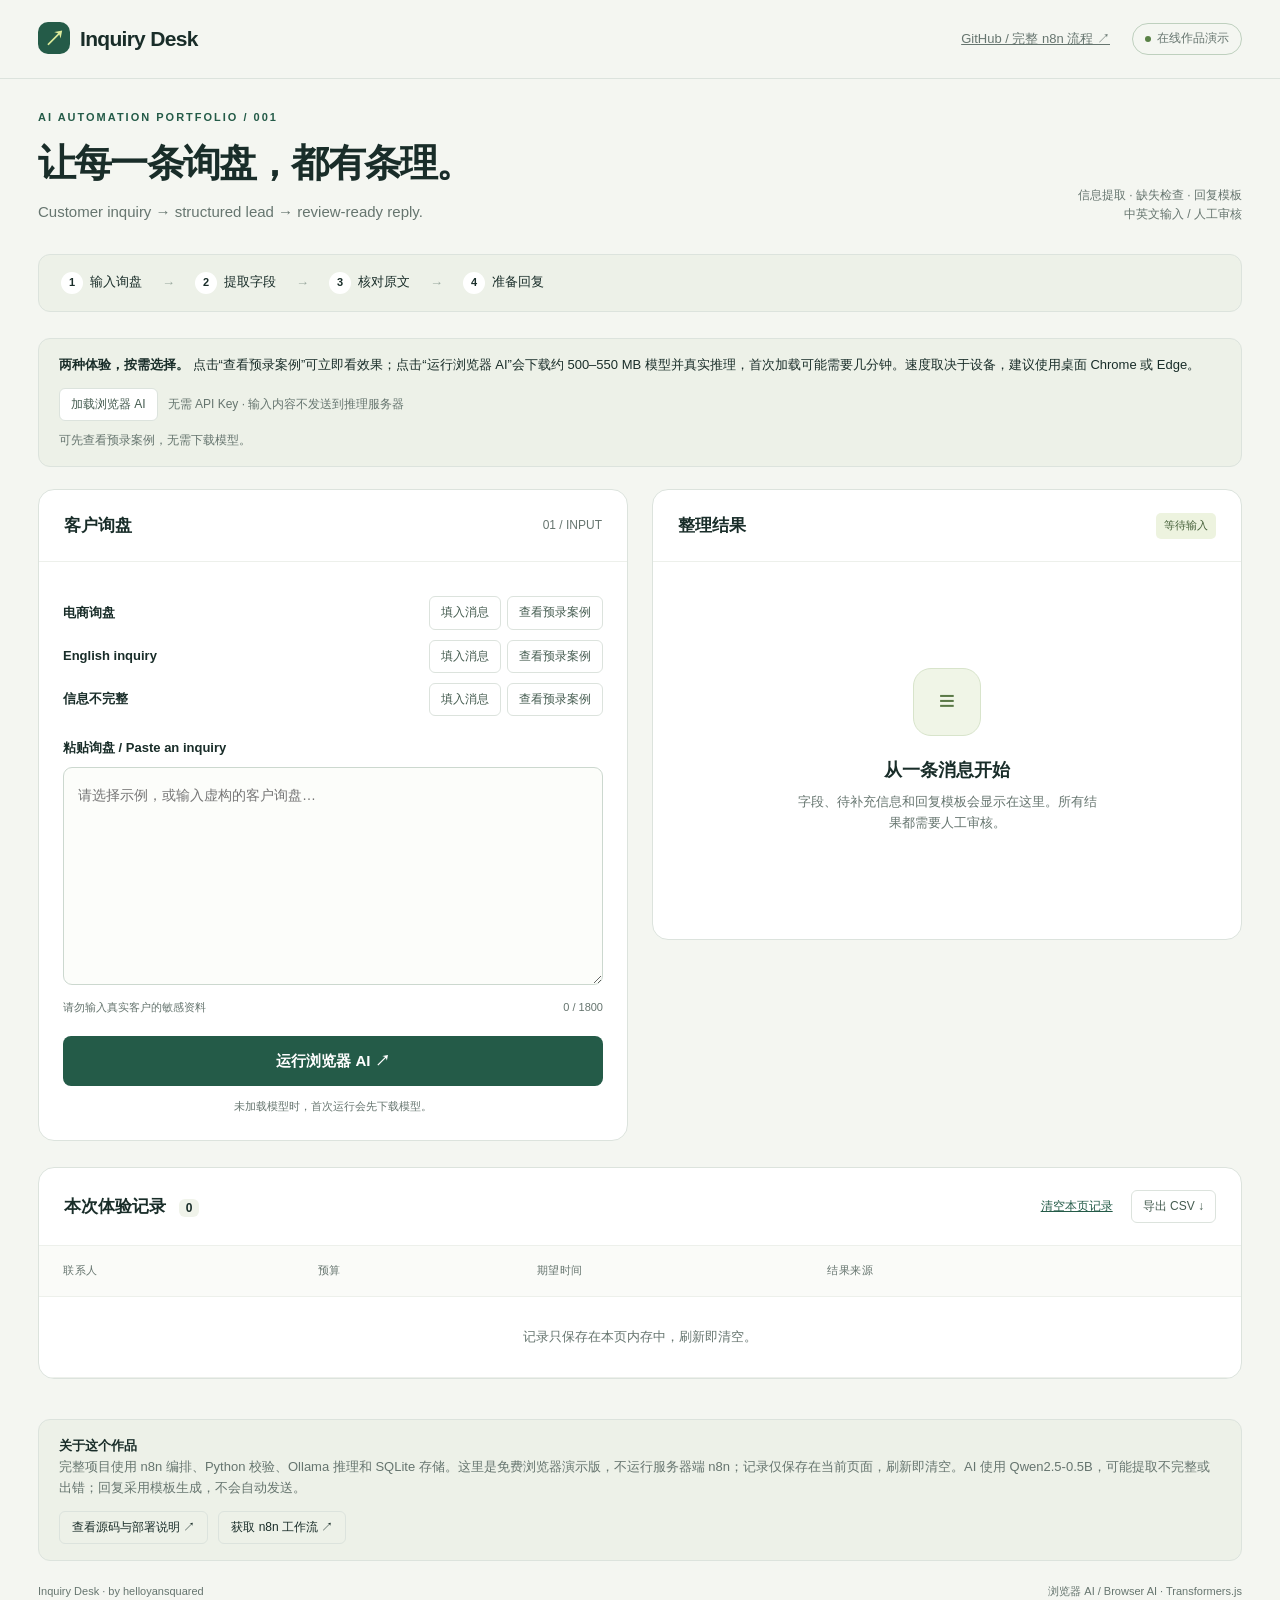
<file: hf-space/index.html>
<!doctype html>
<html lang="zh-CN"><head><meta charset="utf-8"><meta name="viewport" content="width=device-width, initial-scale=1"><meta name="description" content="An AI automation portfolio: customer inquiry extraction, validation and reply drafts. Try recorded examples or run AI in your browser."><title>Inquiry Desk · 在线作品演示</title><link rel="stylesheet" href="./style.css"></head>
<body><header><nav class="shell"><div class="brand"><i>↗</i>Inquiry Desk</div><div class="navright"><a href="https://github.com/helloyansquared/inquiry-desk-n8n-ai-automation" target="_blank" rel="noreferrer">GitHub / 完整 n8n 流程 ↗</a><span class="tag"><span class="dot"></span>在线作品演示</span></div></nav></header>
<main class="shell"><section class="hero"><div><div class="eyebrow">AI AUTOMATION PORTFOLIO / 001</div><h1>让每一条询盘，都有条理。</h1><p>Customer inquiry → structured lead → review-ready reply.</p></div><div class="hero-meta">信息提取 · 缺失检查 · 回复模板<br>中英文输入 / 人工审核</div></section>
<div class="flow"><span><b>1</b>输入询盘</span><em>→</em><span><b>2</b>提取字段</span><em>→</em><span><b>3</b>核对原文</span><em>→</em><span><b>4</b>准备回复</span></div>
<section class="notice"><strong>两种体验，按需选择。</strong> 点击“查看预录案例”可立即看效果；点击“运行浏览器 AI”会下载约 500–550 MB 模型并真实推理，首次加载可能需要几分钟。速度取决于设备，建议使用桌面 Chrome 或 Edge。<div class="model-actions"><button id="load" class="chip">加载浏览器 AI</button><button id="cancel" class="chip" hidden>停止加载 / 运行</button><span class="small">无需 API Key · 输入内容不发送到推理服务器</span></div><p id="status" class="status" role="status" aria-live="polite">可先查看预录案例，无需下载模型。</p></section>
<div class="grid"><section class="card"><div class="cardhead"><h2>客户询盘</h2><span class="small">01 / INPUT</span></div><div class="body"><div id="samples"></div><form id="form" style="margin-top:22px"><label for="message" class="label">粘贴询盘 / Paste an inquiry</label><textarea id="message" minlength="20" maxlength="1800" required placeholder="请选择示例，或输入虚构的客户询盘…"></textarea><div class="hint"><span>请勿输入真实客户的敏感资料</span><span id="chars">0 / 1800</span></div><button id="run" class="primary" type="submit">运行浏览器 AI ↗</button><p class="note">未加载模型时，首次运行会先下载模型。</p><div id="error" class="error" role="alert" hidden></div></form></div></section>
<section class="card" aria-live="polite"><div class="cardhead"><h2>整理结果</h2><span id="badge" class="badge">等待输入</span></div><div id="empty" class="empty"><div><div class="empty-icon">≡</div><h3>从一条消息开始</h3><p>字段、待补充信息和回复模板会显示在这里。所有结果都需要人工审核。</p></div></div><div id="result" class="body" hidden></div></section></div>
<section class="card records"><div class="cardhead"><h2>本次体验记录 <span id="count" class="counter">0</span></h2><div class="actions"><button id="clear" class="linkbtn">清空本页记录</button><button id="export" class="chip">导出 CSV ↓</button></div></div><div class="tablewrap"><table><thead><tr><th>联系人</th><th>预算</th><th>期望时间</th><th>结果来源</th><th></th></tr></thead><tbody id="rows"></tbody></table></div></section>
<section class="notice"><strong>关于这个作品</strong><p>完整项目使用 n8n 编排、Python 校验、Ollama 推理和 SQLite 存储。这里是免费浏览器演示版，不运行服务器端 n8n；记录仅保存在当前页面，刷新即清空。AI 使用 Qwen2.5-0.5B，可能提取不完整或出错；回复采用模板生成，不会自动发送。</p><div class="model-actions"><a class="export" href="https://github.com/helloyansquared/inquiry-desk-n8n-ai-automation" target="_blank" rel="noreferrer">查看源码与部署说明 ↗</a><a class="export" href="https://github.com/helloyansquared/inquiry-desk-n8n-ai-automation/blob/main/workflow.json" target="_blank" rel="noreferrer">获取 n8n 工作流 ↗</a></div></section>
<footer class="footer"><span>Inquiry Desk · by helloyansquared</span><span>浏览器 AI / Browser AI · Transformers.js</span></footer></main><script type="module" src="./app.js"></script></body></html>
</file>
<file: hf-space/style.css>
:root{--ink:#192d29;--muted:#66756f;--line:#dce3dd;--paper:#f4f6f1;--green:#245b48;--accent:#ddeb9c}*{box-sizing:border-box}body{margin:0;background:var(--paper);color:var(--ink);font:15px/1.6 "Segoe UI","Microsoft YaHei",sans-serif}button,input,textarea{font:inherit}button,a{ -webkit-tap-highlight-color:transparent}button{cursor:pointer}button:disabled{opacity:.55;cursor:wait}a{color:inherit}.shell{max-width:1360px;margin:auto;padding:0 38px}header{border-bottom:1px solid var(--line)}nav{height:78px;display:flex;align-items:center;justify-content:space-between}.brand{font-size:21px;font-weight:700;letter-spacing:-.7px}.brand i{display:inline-grid;place-items:center;background:var(--green);color:var(--accent);width:32px;height:32px;border-radius:10px;font-style:normal;margin-right:10px}.navright{display:flex;align-items:center;gap:22px;font-size:13px;color:var(--muted)}.tag{border:1px solid #bed0be;border-radius:30px;padding:5px 12px;font-size:12px}.dot{display:inline-block;background:#598146;width:6px;height:6px;border-radius:50%;margin-right:6px}.hero{display:flex;justify-content:space-between;align-items:flex-end;padding:44px 0 30px;gap:30px}.eyebrow{font-size:11px;letter-spacing:2px;color:var(--green);font-weight:700}h1{font-size:38px;letter-spacing:-1.8px;line-height:1.3;margin:12px 0}p{margin:0;color:var(--muted)}.hero-meta{font-size:12px;text-align:right;color:var(--muted);white-space:nowrap}.flow{display:flex;gap:12px;align-items:center;padding:17px 22px;border:1px solid var(--line);border-radius:12px;background:#edf1e8;margin-bottom:26px;font-size:13px}.flow b{font-size:11px;background:white;border-radius:50%;display:inline-grid;place-items:center;width:22px;height:22px;margin-right:7px}.flow em{color:#9ba99f;font-style:normal;margin:0 8px}.grid{display:grid;grid-template-columns:1fr 1fr;gap:24px;align-items:start}.card{background:#fff;border:1px solid var(--line);border-radius:16px;overflow:hidden}.cardhead{padding:22px 25px;border-bottom:1px solid #edf0eb;display:flex;justify-content:space-between;align-items:center}.cardhead h2{font-size:17px;margin:0}.small{font-size:12px;color:var(--muted)}.body{padding:24px}.samples{display:flex;gap:8px;flex-wrap:wrap;margin:12px 0 20px}.chip{border:1px solid var(--line);background:white;border-radius:6px;padding:6px 11px;font-size:12px;color:#455c50}.chip:hover{border-color:var(--green);background:#f4f7ef}.label{display:block;font-size:13px;font-weight:600;margin-bottom:8px}textarea{width:100%;resize:vertical;min-height:218px;border:1px solid #ccd8cf;border-radius:9px;padding:14px;line-height:1.9;outline:none;color:var(--ink);background:#fcfdfa;font-size:14px}textarea:focus{border-color:var(--green);box-shadow:0 0 0 3px #245b4810}.hint{display:flex;justify-content:space-between;font-size:11px;color:var(--muted);margin:7px 0 20px}.primary{border:0;border-radius:8px;background:var(--green);color:white;width:100%;padding:13px;font-weight:600}.primary:hover{background:#194736}.note{margin-top:12px;text-align:center;font-size:11px;color:var(--muted)}.empty{min-height:377px;display:flex;justify-content:center;align-items:center;text-align:center;padding:25px}.empty-icon{width:68px;height:68px;display:grid;place-items:center;margin:0 auto 20px;border-radius:18px;border:1px solid #d8e4cb;background:#f0f5e7;font-size:28px;color:#5a7947}.empty h3{font-size:18px;margin:0 0 8px}.empty p{font-size:13px;max-width:300px}.badge{border-radius:5px;font-size:11px;padding:4px 8px;background:#edf3df;color:#456039}.badge.warn{background:#fff3d9;color:#8a6323}.detail{display:grid;grid-template-columns:1fr 1fr;gap:18px;margin:0 0 20px}.detail dt{font-size:11px;color:var(--muted);margin-bottom:3px}.detail dd{margin:0;font-size:14px;overflow-wrap:anywhere}.span2{grid-column:1/-1}.draft{padding:17px;border:1px solid #dce5d1;border-radius:9px;background:#f7f9f1}.drafthead{display:flex;justify-content:space-between;align-items:center;margin-bottom:9px;font-size:12px;font-weight:600}.draft pre{white-space:pre-wrap;font:13px/1.85 inherit;font-family:inherit;margin:0}.alert{padding:10px 13px;border-radius:8px;background:#fff5e4;color:#806024;font-size:12px;margin-bottom:16px}.error{background:#fff0ed;color:#923c30;padding:12px;border-radius:8px;margin-top:15px;font-size:13px}.records{margin:26px 0 40px}.tablewrap{overflow:auto}table{border-collapse:collapse;width:100%;font-size:13px;white-space:nowrap}th{text-align:left;font-size:11px;letter-spacing:.6px;font-weight:500;color:var(--muted);background:#fafbf8}td,th{padding:16px 24px;border-bottom:1px solid #edf0eb}tbody tr:hover{background:#fafcf5}.recordempty{text-align:center;color:var(--muted);padding:30px}.actions{display:flex;gap:12px;align-items:center}.export{font-size:12px;text-decoration:none;border:1px solid var(--line);padding:6px 12px;border-radius:6px}.footer{display:flex;justify-content:space-between;color:var(--muted);font-size:11px;padding-bottom:25px}.progress{width:100%;height:3px;background:#e8efde;margin:20px 0;overflow:hidden}.progress:after{content:"";display:block;width:30%;height:100%;background:var(--green);animation:move 2s infinite ease-in-out}@keyframes move{from{transform:translateX(-100%)}to{transform:translateX(430%)}}[hidden]{display:none!important}.statusline{font-size:11px;color:var(--muted);margin-top:12px}.linkbtn{border:0;background:none;color:var(--green);font-size:12px;text-decoration:underline}.counter{background:#f0f3ea;border-radius:6px;padding:2px 7px;margin-left:8px;font-size:12px}.toast{position:fixed;bottom:20px;left:50%;transform:translateX(-50%);background:var(--ink);color:#fff;padding:10px 20px;border-radius:8px;font-size:13px;z-index:10}@media(max-width:800px){.shell{padding:0 18px}.hero{padding-top:28px}.hero-meta{display:none}h1{font-size:29px}.grid{grid-template-columns:1fr}.flow{gap:3px;padding:14px 10px;font-size:11px;flex-wrap:wrap}.flow em{margin:0 3px}.navright>a{display:none}.footer{gap:20px}.body{padding:20px}.empty{min-height:260px}}

.sample{display:flex;justify-content:space-between;align-items:center;gap:10px;margin:10px 0;font-size:13px}.sample div{display:flex;gap:6px}.notice{padding:16px 20px;background:#edf1e8;border:1px solid var(--line);border-radius:12px;margin-bottom:22px;font-size:13px}.model-actions{display:flex;gap:10px;align-items:center;flex-wrap:wrap;margin-top:12px}.model-actions .chip{background:white}.status{font-size:12px;color:var(--muted);margin-top:10px;overflow-wrap:anywhere}.draft pre{font:13px/1.85 inherit;font-family:inherit}.hero{padding-top:30px}@media(max-width:500px){.sample{align-items:flex-start;flex-direction:column}.hero h1{font-size:27px}}
</file>
